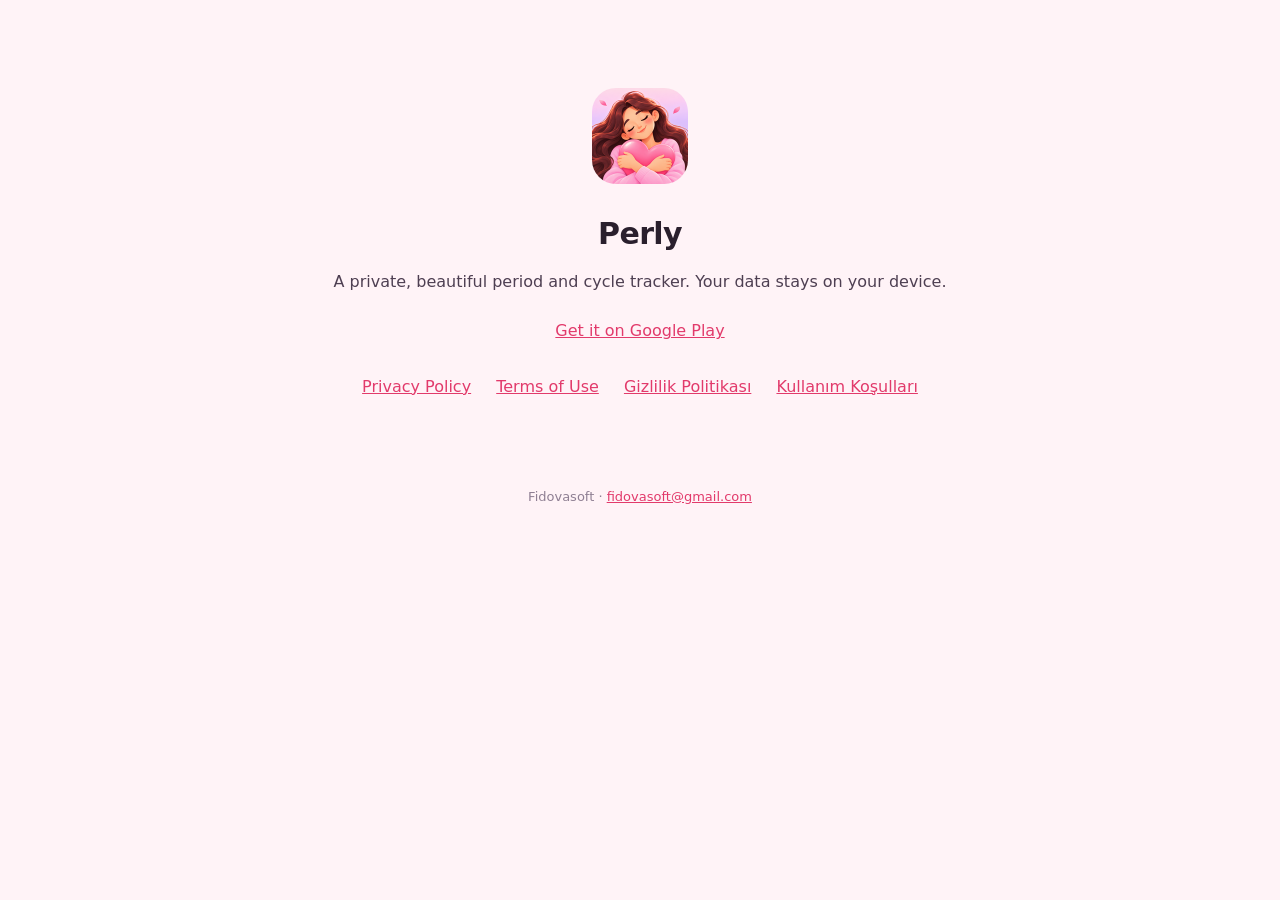
<file: index.html>
<!doctype html>
<html lang="en">
<head>
  <meta charset="utf-8" />
  <meta name="viewport" content="width=device-width, initial-scale=1" />
  <title>Perly Period Tracker</title>
  <meta name="description" content="Perly: a private, beautiful period and cycle tracker by Fidovasoft." />
  <link rel="stylesheet" href="style.css" />
  <link rel="icon" href="icon.png" />
</head>
<body>
<main>
  <section class="hero">
    <img src="icon.png" alt="Perly" />
    <h1>Perly</h1>
    <p>A private, beautiful period and cycle tracker. Your data stays on your device.</p>
    <p class="links">
      <a href="https://play.google.com/store/apps/details?id=com.fidovasoft.perly">Get it on Google Play</a>
    </p>
    <p class="links">
      <a href="privacy.html">Privacy Policy</a> <a href="terms.html">Terms of Use</a>
      <a href="tr/privacy.html">Gizlilik Politikası</a> <a href="tr/terms.html">Kullanım Koşulları</a>
    </p>
  </section>
  <footer style="text-align:center">Fidovasoft · <a href="mailto:fidovasoft@gmail.com">fidovasoft@gmail.com</a></footer>
</main>
</body>
</html>
</file>
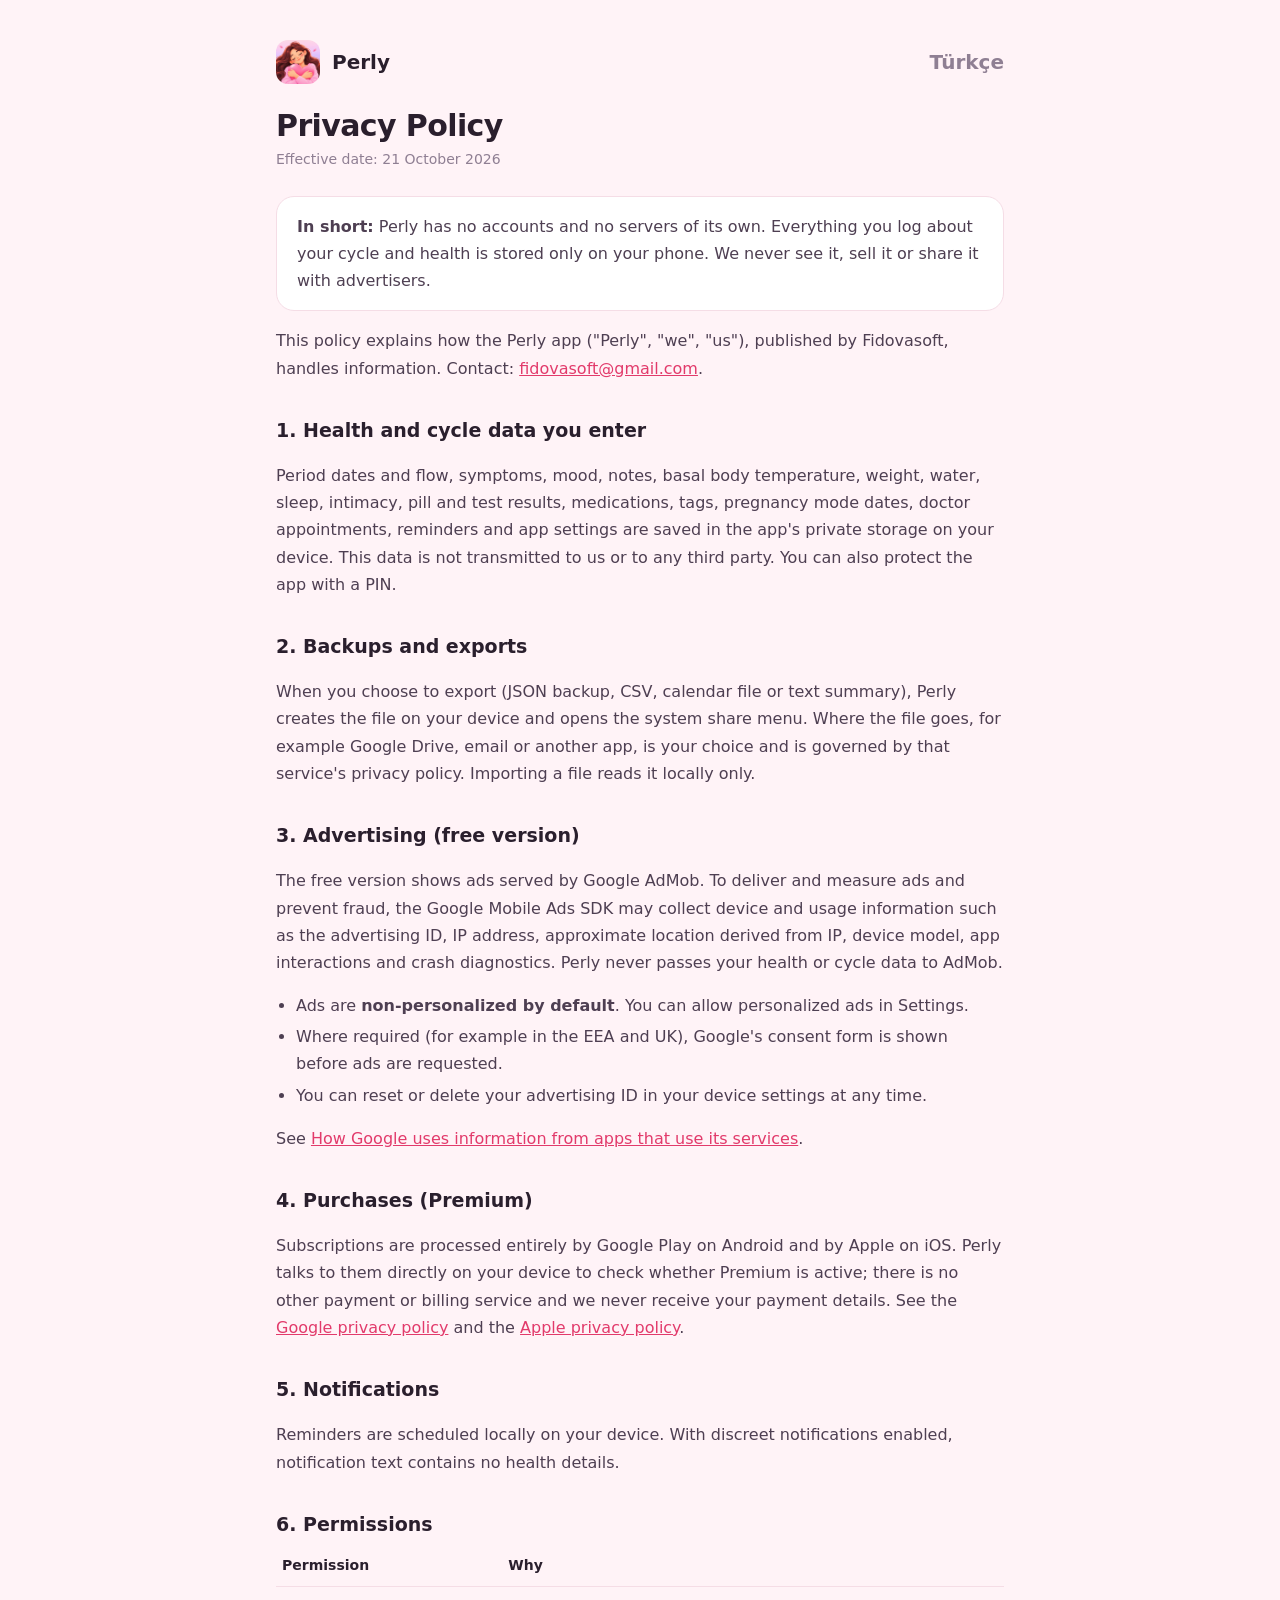
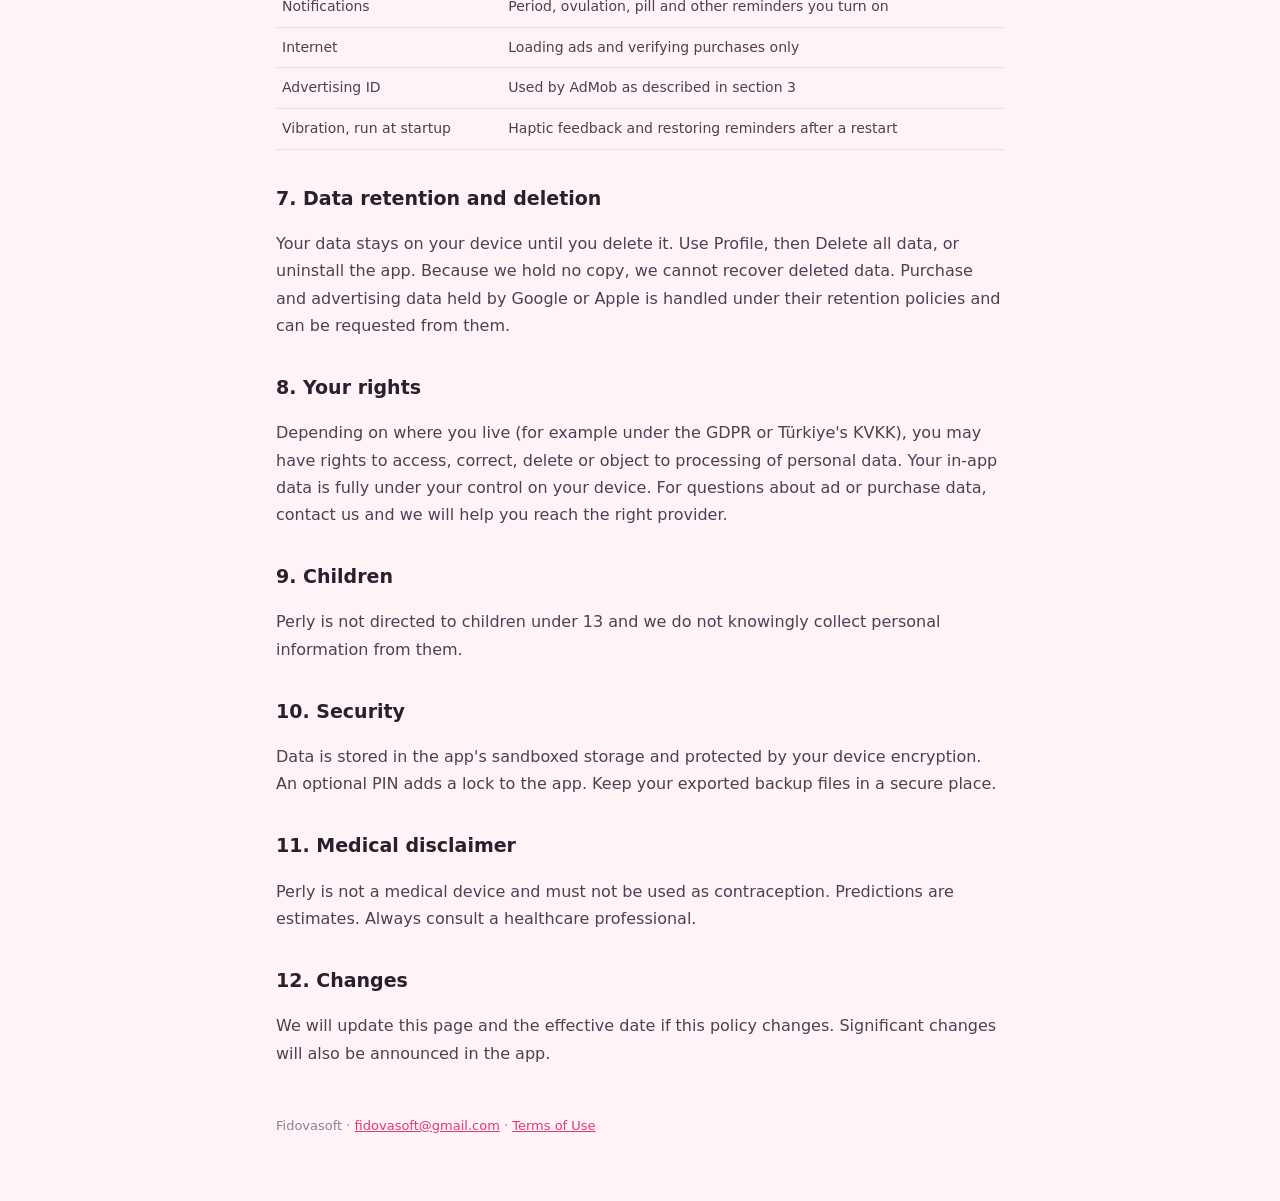
<file: privacy.html>
<!doctype html>
<html lang="en">
<head>
  <meta charset="utf-8" />
  <meta name="viewport" content="width=device-width, initial-scale=1" />
  <title>Perly Privacy Policy</title>
  <meta name="description" content="How Perly handles your data: your cycle data stays on your device." />
  <link rel="stylesheet" href="style.css" />
  <link rel="icon" href="icon.png" />
</head>
<body>
<main>
  <header><img src="icon.png" alt="" /><a href="index.html">Perly</a><nav class="lang"><a href="tr/privacy.html">Türkçe</a></nav></header>
  <h1>Privacy Policy</h1>
  <p class="meta">Effective date: 21 October 2026</p>

  <div class="card"><strong>In short:</strong> Perly has no accounts and no servers of its own. Everything you log about your cycle and health is stored only on your phone. We never see it, sell it or share it with advertisers.</div>

  <p>This policy explains how the Perly app ("Perly", "we", "us"), published by Fidovasoft, handles information. Contact: <a href="mailto:fidovasoft@gmail.com">fidovasoft@gmail.com</a>.</p>

  <h2>1. Health and cycle data you enter</h2>
  <p>Period dates and flow, symptoms, mood, notes, basal body temperature, weight, water, sleep, intimacy, pill and test results, medications, tags, pregnancy mode dates, doctor appointments, reminders and app settings are saved in the app's private storage on your device. This data is not transmitted to us or to any third party. You can also protect the app with a PIN.</p>

  <h2>2. Backups and exports</h2>
  <p>When you choose to export (JSON backup, CSV, calendar file or text summary), Perly creates the file on your device and opens the system share menu. Where the file goes, for example Google Drive, email or another app, is your choice and is governed by that service's privacy policy. Importing a file reads it locally only.</p>

  <h2>3. Advertising (free version)</h2>
  <p>The free version shows ads served by Google AdMob. To deliver and measure ads and prevent fraud, the Google Mobile Ads SDK may collect device and usage information such as the advertising ID, IP address, approximate location derived from IP, device model, app interactions and crash diagnostics. Perly never passes your health or cycle data to AdMob.</p>
  <ul>
    <li>Ads are <strong>non-personalized by default</strong>. You can allow personalized ads in Settings.</li>
    <li>Where required (for example in the EEA and UK), Google's consent form is shown before ads are requested.</li>
    <li>You can reset or delete your advertising ID in your device settings at any time.</li>
  </ul>
  <p>See <a href="https://policies.google.com/technologies/partner-sites">How Google uses information from apps that use its services</a>.</p>

  <h2>4. Purchases (Premium)</h2>
  <p>Subscriptions are processed entirely by Google Play on Android and by Apple on iOS. Perly talks to them directly on your device to check whether Premium is active; there is no other payment or billing service and we never receive your payment details. See the <a href="https://policies.google.com/privacy">Google privacy policy</a> and the <a href="https://www.apple.com/legal/privacy/">Apple privacy policy</a>.</p>

  <h2>5. Notifications</h2>
  <p>Reminders are scheduled locally on your device. With discreet notifications enabled, notification text contains no health details.</p>

  <h2>6. Permissions</h2>
  <table>
    <tr><th>Permission</th><th>Why</th></tr>
    <tr><td>Notifications</td><td>Period, ovulation, pill and other reminders you turn on</td></tr>
    <tr><td>Internet</td><td>Loading ads and verifying purchases only</td></tr>
    <tr><td>Advertising ID</td><td>Used by AdMob as described in section 3</td></tr>
    <tr><td>Vibration, run at startup</td><td>Haptic feedback and restoring reminders after a restart</td></tr>
  </table>

  <h2>7. Data retention and deletion</h2>
  <p>Your data stays on your device until you delete it. Use Profile, then Delete all data, or uninstall the app. Because we hold no copy, we cannot recover deleted data. Purchase and advertising data held by Google or Apple is handled under their retention policies and can be requested from them.</p>

  <h2>8. Your rights</h2>
  <p>Depending on where you live (for example under the GDPR or Türkiye's KVKK), you may have rights to access, correct, delete or object to processing of personal data. Your in-app data is fully under your control on your device. For questions about ad or purchase data, contact us and we will help you reach the right provider.</p>

  <h2>9. Children</h2>
  <p>Perly is not directed to children under 13 and we do not knowingly collect personal information from them.</p>

  <h2>10. Security</h2>
  <p>Data is stored in the app's sandboxed storage and protected by your device encryption. An optional PIN adds a lock to the app. Keep your exported backup files in a secure place.</p>

  <h2>11. Medical disclaimer</h2>
  <p>Perly is not a medical device and must not be used as contraception. Predictions are estimates. Always consult a healthcare professional.</p>

  <h2>12. Changes</h2>
  <p>We will update this page and the effective date if this policy changes. Significant changes will also be announced in the app.</p>

  <footer>Fidovasoft · <a href="mailto:fidovasoft@gmail.com">fidovasoft@gmail.com</a> · <a href="terms.html">Terms of Use</a></footer>
</main>
</body>
</html>
</file>
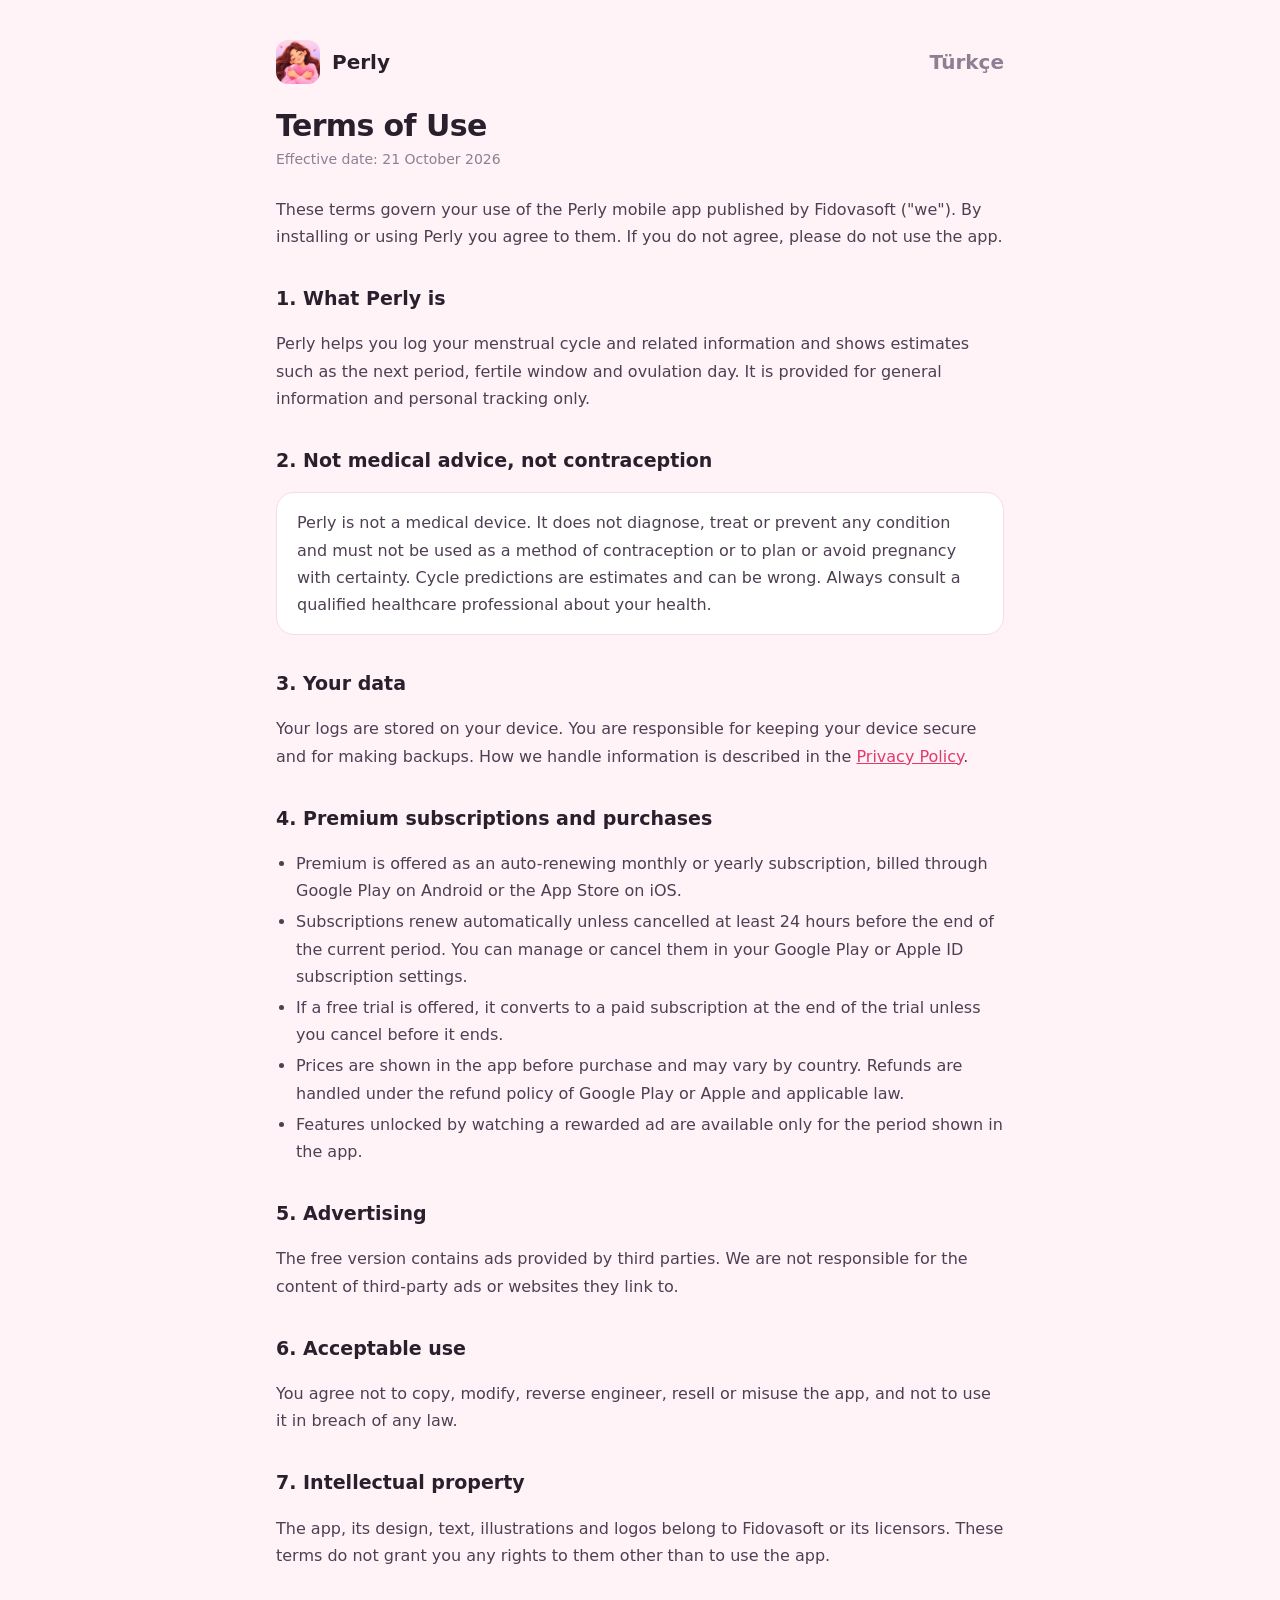
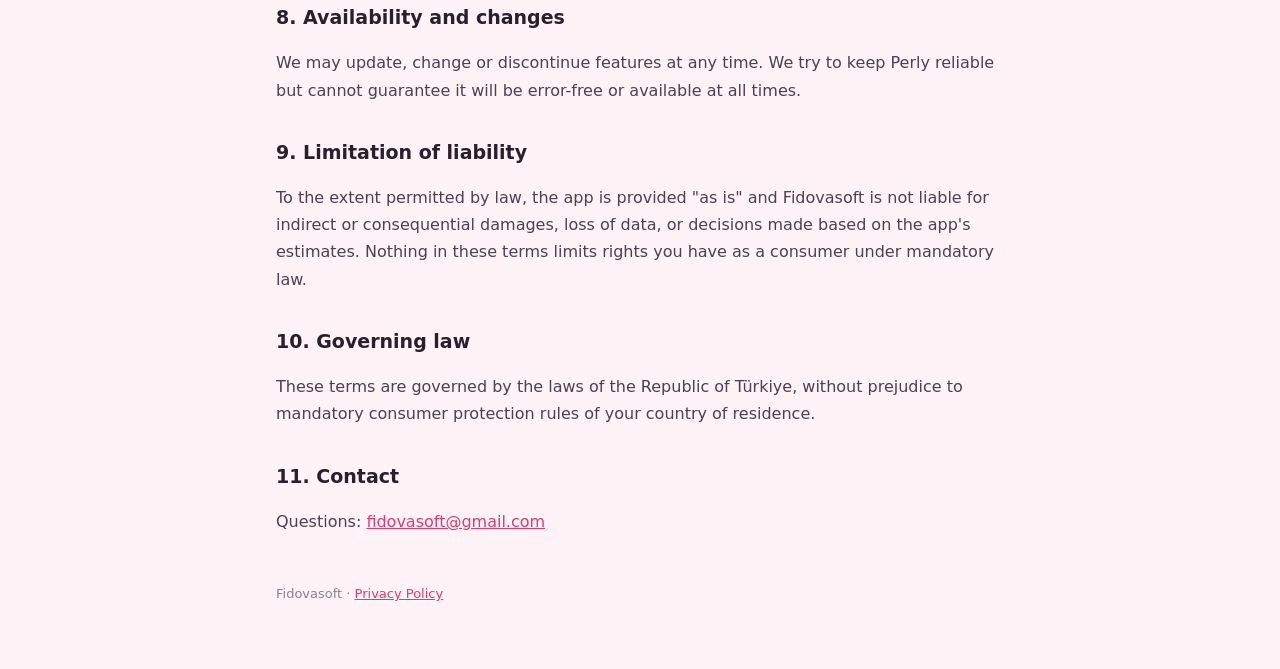
<file: terms.html>
<!doctype html>
<html lang="en">
<head>
  <meta charset="utf-8" />
  <meta name="viewport" content="width=device-width, initial-scale=1" />
  <title>Perly Terms of Use</title>
  <meta name="description" content="Terms of use for the Perly period tracker app." />
  <link rel="stylesheet" href="style.css" />
  <link rel="icon" href="icon.png" />
</head>
<body>
<main>
  <header><img src="icon.png" alt="" /><a href="index.html">Perly</a><nav class="lang"><a href="tr/terms.html">Türkçe</a></nav></header>
  <h1>Terms of Use</h1>
  <p class="meta">Effective date: 21 October 2026</p>

  <p>These terms govern your use of the Perly mobile app published by Fidovasoft ("we"). By installing or using Perly you agree to them. If you do not agree, please do not use the app.</p>

  <h2>1. What Perly is</h2>
  <p>Perly helps you log your menstrual cycle and related information and shows estimates such as the next period, fertile window and ovulation day. It is provided for general information and personal tracking only.</p>

  <h2>2. Not medical advice, not contraception</h2>
  <div class="card">Perly is not a medical device. It does not diagnose, treat or prevent any condition and must not be used as a method of contraception or to plan or avoid pregnancy with certainty. Cycle predictions are estimates and can be wrong. Always consult a qualified healthcare professional about your health.</div>

  <h2>3. Your data</h2>
  <p>Your logs are stored on your device. You are responsible for keeping your device secure and for making backups. How we handle information is described in the <a href="privacy.html">Privacy Policy</a>.</p>

  <h2>4. Premium subscriptions and purchases</h2>
  <ul>
    <li>Premium is offered as an auto-renewing monthly or yearly subscription, billed through Google Play on Android or the App Store on iOS.</li>
    <li>Subscriptions renew automatically unless cancelled at least 24 hours before the end of the current period. You can manage or cancel them in your Google Play or Apple ID subscription settings.</li>
    <li>If a free trial is offered, it converts to a paid subscription at the end of the trial unless you cancel before it ends.</li>
    <li>Prices are shown in the app before purchase and may vary by country. Refunds are handled under the refund policy of Google Play or Apple and applicable law.</li>
    <li>Features unlocked by watching a rewarded ad are available only for the period shown in the app.</li>
  </ul>

  <h2>5. Advertising</h2>
  <p>The free version contains ads provided by third parties. We are not responsible for the content of third-party ads or websites they link to.</p>

  <h2>6. Acceptable use</h2>
  <p>You agree not to copy, modify, reverse engineer, resell or misuse the app, and not to use it in breach of any law.</p>

  <h2>7. Intellectual property</h2>
  <p>The app, its design, text, illustrations and logos belong to Fidovasoft or its licensors. These terms do not grant you any rights to them other than to use the app.</p>

  <h2>8. Availability and changes</h2>
  <p>We may update, change or discontinue features at any time. We try to keep Perly reliable but cannot guarantee it will be error-free or available at all times.</p>

  <h2>9. Limitation of liability</h2>
  <p>To the extent permitted by law, the app is provided "as is" and Fidovasoft is not liable for indirect or consequential damages, loss of data, or decisions made based on the app's estimates. Nothing in these terms limits rights you have as a consumer under mandatory law.</p>

  <h2>10. Governing law</h2>
  <p>These terms are governed by the laws of the Republic of Türkiye, without prejudice to mandatory consumer protection rules of your country of residence.</p>

  <h2>11. Contact</h2>
  <p>Questions: <a href="mailto:fidovasoft@gmail.com">fidovasoft@gmail.com</a></p>

  <footer>Fidovasoft · <a href="privacy.html">Privacy Policy</a></footer>
</main>
</body>
</html>
</file>
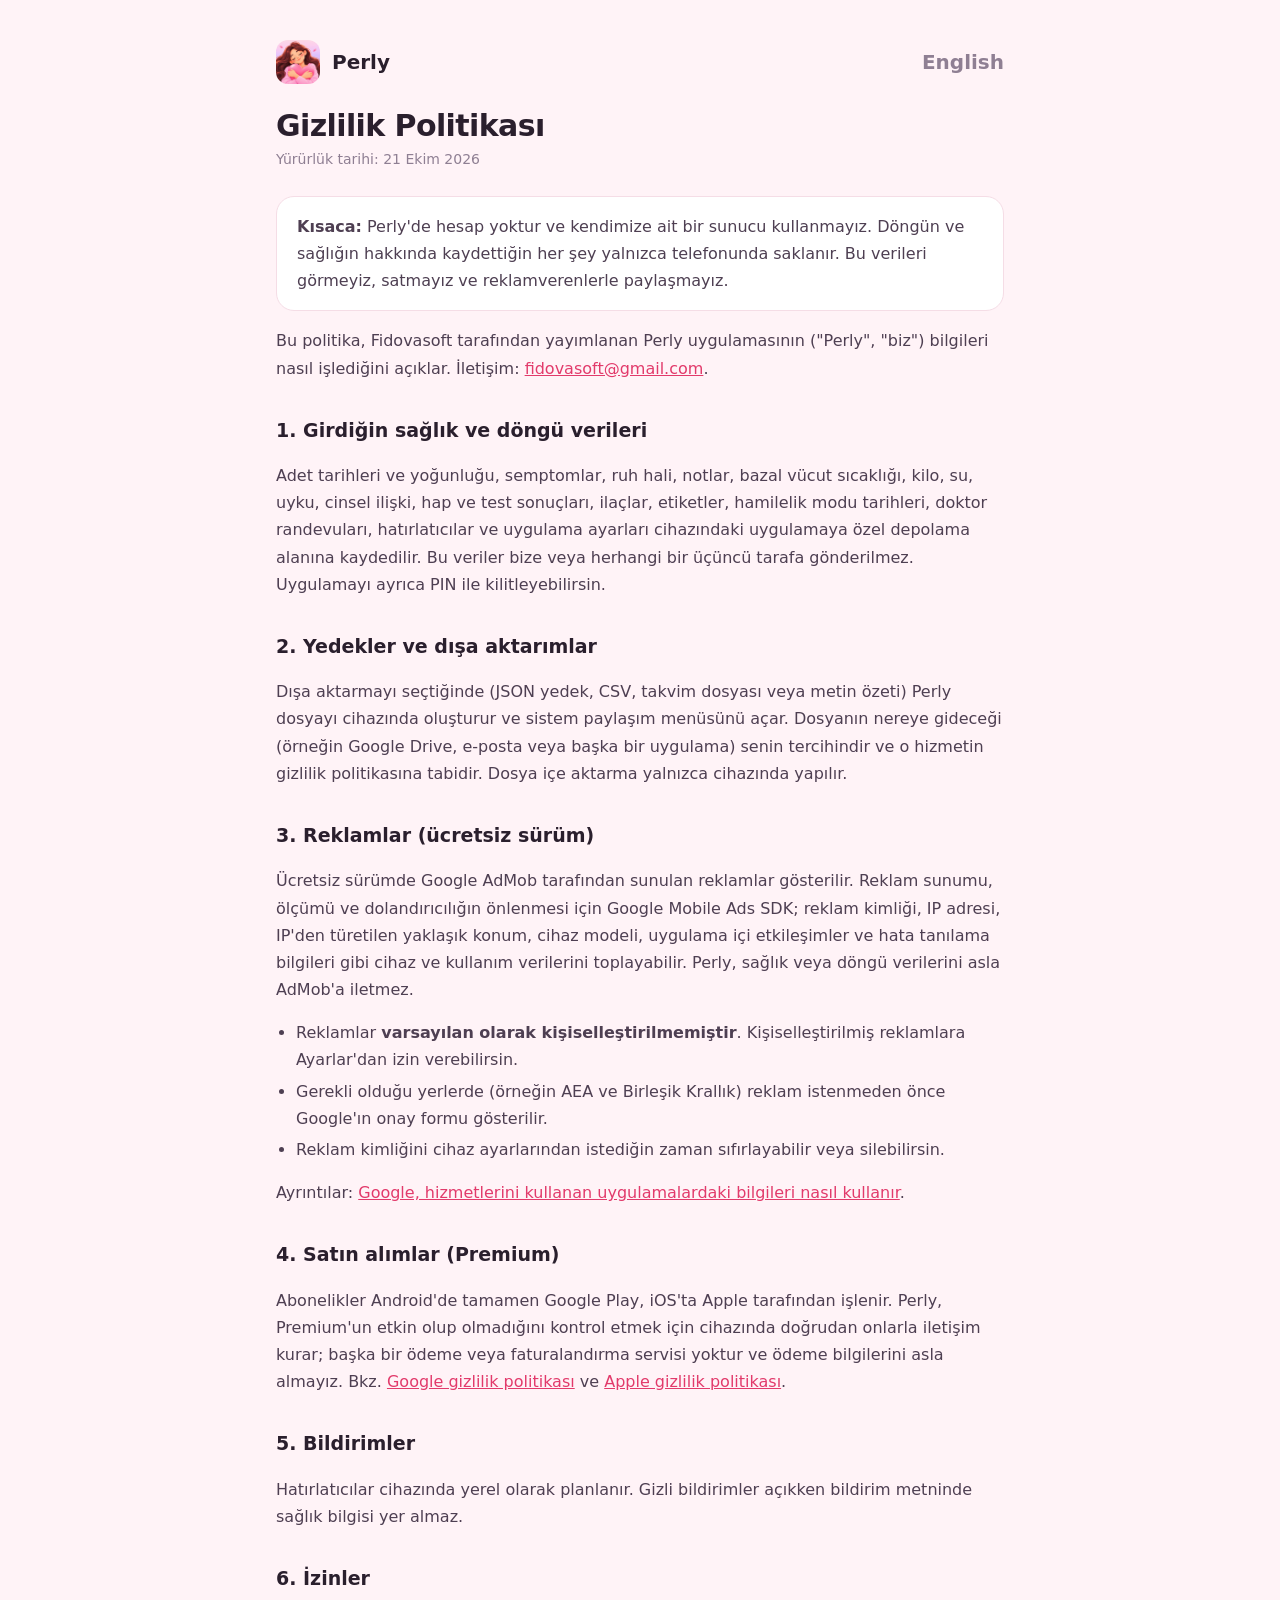
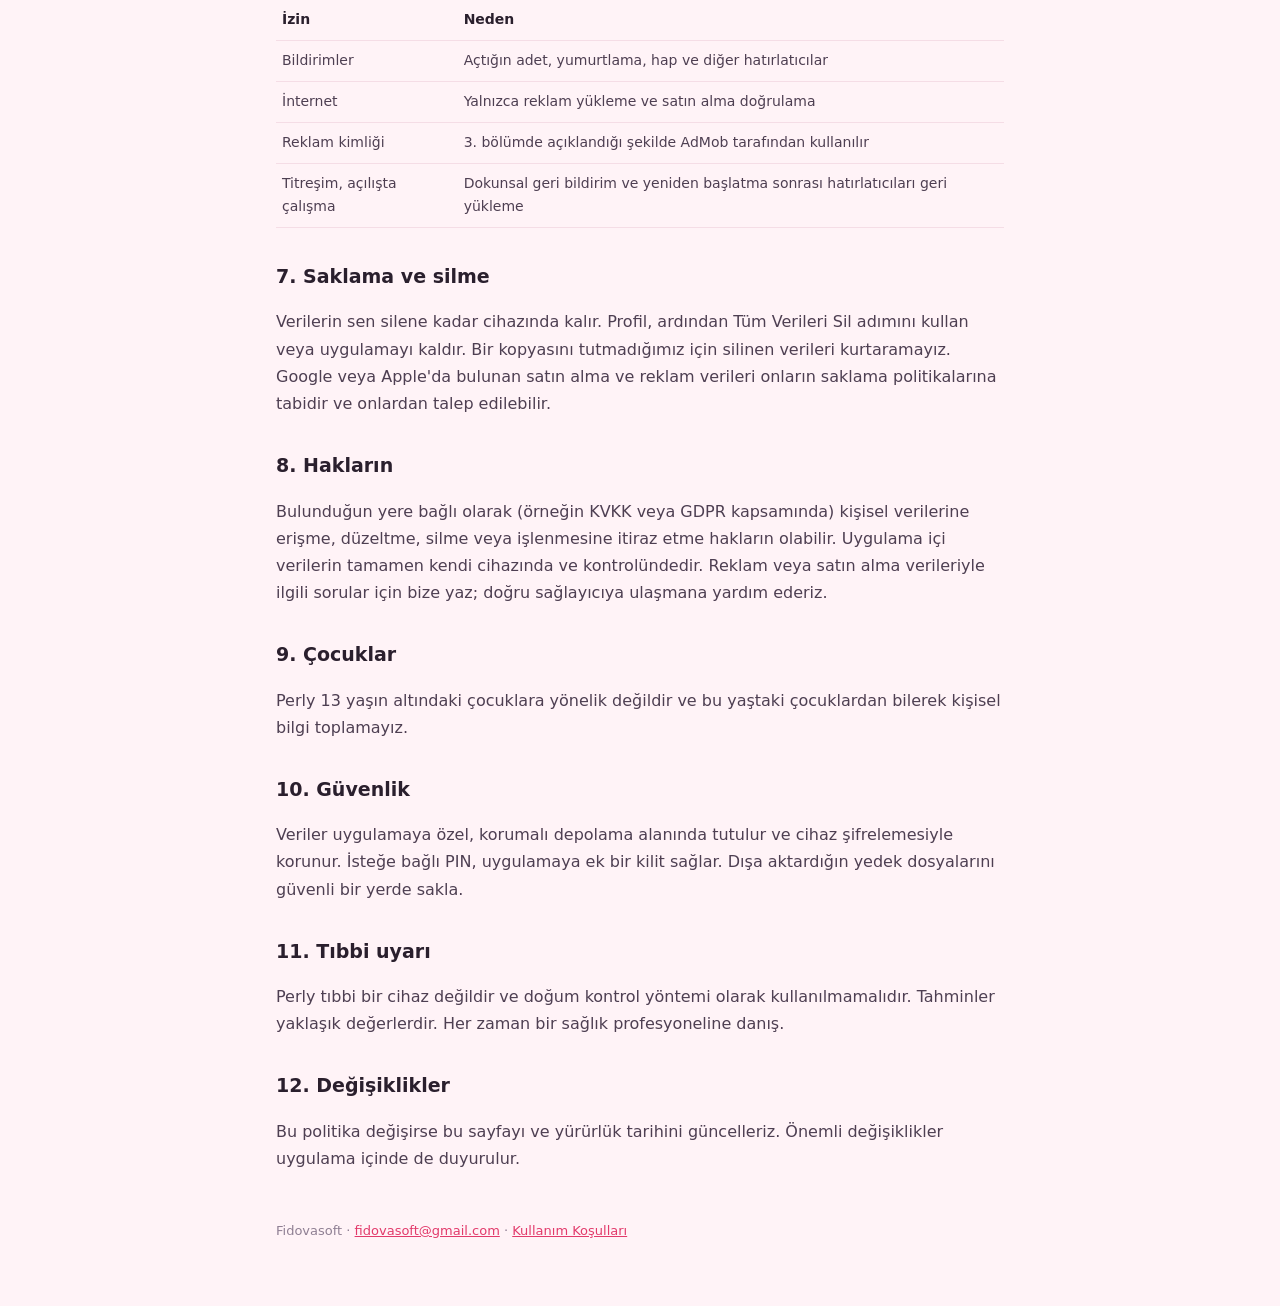
<file: tr/privacy.html>
<!doctype html>
<html lang="tr">
<head>
  <meta charset="utf-8" />
  <meta name="viewport" content="width=device-width, initial-scale=1" />
  <title>Perly Gizlilik Politikası</title>
  <meta name="description" content="Perly verilerini nasıl işler: döngü verilerin cihazında kalır." />
  <link rel="stylesheet" href="../style.css" />
  <link rel="icon" href="../icon.png" />
</head>
<body>
<main>
  <header><img src="../icon.png" alt="" /><a href="../index.html">Perly</a><nav class="lang"><a href="../privacy.html">English</a></nav></header>
  <h1>Gizlilik Politikası</h1>
  <p class="meta">Yürürlük tarihi: 21 Ekim 2026</p>

  <div class="card"><strong>Kısaca:</strong> Perly'de hesap yoktur ve kendimize ait bir sunucu kullanmayız. Döngün ve sağlığın hakkında kaydettiğin her şey yalnızca telefonunda saklanır. Bu verileri görmeyiz, satmayız ve reklamverenlerle paylaşmayız.</div>

  <p>Bu politika, Fidovasoft tarafından yayımlanan Perly uygulamasının ("Perly", "biz") bilgileri nasıl işlediğini açıklar. İletişim: <a href="mailto:fidovasoft@gmail.com">fidovasoft@gmail.com</a>.</p>

  <h2>1. Girdiğin sağlık ve döngü verileri</h2>
  <p>Adet tarihleri ve yoğunluğu, semptomlar, ruh hali, notlar, bazal vücut sıcaklığı, kilo, su, uyku, cinsel ilişki, hap ve test sonuçları, ilaçlar, etiketler, hamilelik modu tarihleri, doktor randevuları, hatırlatıcılar ve uygulama ayarları cihazındaki uygulamaya özel depolama alanına kaydedilir. Bu veriler bize veya herhangi bir üçüncü tarafa gönderilmez. Uygulamayı ayrıca PIN ile kilitleyebilirsin.</p>

  <h2>2. Yedekler ve dışa aktarımlar</h2>
  <p>Dışa aktarmayı seçtiğinde (JSON yedek, CSV, takvim dosyası veya metin özeti) Perly dosyayı cihazında oluşturur ve sistem paylaşım menüsünü açar. Dosyanın nereye gideceği (örneğin Google Drive, e-posta veya başka bir uygulama) senin tercihindir ve o hizmetin gizlilik politikasına tabidir. Dosya içe aktarma yalnızca cihazında yapılır.</p>

  <h2>3. Reklamlar (ücretsiz sürüm)</h2>
  <p>Ücretsiz sürümde Google AdMob tarafından sunulan reklamlar gösterilir. Reklam sunumu, ölçümü ve dolandırıcılığın önlenmesi için Google Mobile Ads SDK; reklam kimliği, IP adresi, IP'den türetilen yaklaşık konum, cihaz modeli, uygulama içi etkileşimler ve hata tanılama bilgileri gibi cihaz ve kullanım verilerini toplayabilir. Perly, sağlık veya döngü verilerini asla AdMob'a iletmez.</p>
  <ul>
    <li>Reklamlar <strong>varsayılan olarak kişiselleştirilmemiştir</strong>. Kişiselleştirilmiş reklamlara Ayarlar'dan izin verebilirsin.</li>
    <li>Gerekli olduğu yerlerde (örneğin AEA ve Birleşik Krallık) reklam istenmeden önce Google'ın onay formu gösterilir.</li>
    <li>Reklam kimliğini cihaz ayarlarından istediğin zaman sıfırlayabilir veya silebilirsin.</li>
  </ul>
  <p>Ayrıntılar: <a href="https://policies.google.com/technologies/partner-sites?hl=tr">Google, hizmetlerini kullanan uygulamalardaki bilgileri nasıl kullanır</a>.</p>

  <h2>4. Satın alımlar (Premium)</h2>
  <p>Abonelikler Android'de tamamen Google Play, iOS'ta Apple tarafından işlenir. Perly, Premium'un etkin olup olmadığını kontrol etmek için cihazında doğrudan onlarla iletişim kurar; başka bir ödeme veya faturalandırma servisi yoktur ve ödeme bilgilerini asla almayız. Bkz. <a href="https://policies.google.com/privacy?hl=tr">Google gizlilik politikası</a> ve <a href="https://www.apple.com/tr/legal/privacy/">Apple gizlilik politikası</a>.</p>

  <h2>5. Bildirimler</h2>
  <p>Hatırlatıcılar cihazında yerel olarak planlanır. Gizli bildirimler açıkken bildirim metninde sağlık bilgisi yer almaz.</p>

  <h2>6. İzinler</h2>
  <table>
    <tr><th>İzin</th><th>Neden</th></tr>
    <tr><td>Bildirimler</td><td>Açtığın adet, yumurtlama, hap ve diğer hatırlatıcılar</td></tr>
    <tr><td>İnternet</td><td>Yalnızca reklam yükleme ve satın alma doğrulama</td></tr>
    <tr><td>Reklam kimliği</td><td>3. bölümde açıklandığı şekilde AdMob tarafından kullanılır</td></tr>
    <tr><td>Titreşim, açılışta çalışma</td><td>Dokunsal geri bildirim ve yeniden başlatma sonrası hatırlatıcıları geri yükleme</td></tr>
  </table>

  <h2>7. Saklama ve silme</h2>
  <p>Verilerin sen silene kadar cihazında kalır. Profil, ardından Tüm Verileri Sil adımını kullan veya uygulamayı kaldır. Bir kopyasını tutmadığımız için silinen verileri kurtaramayız. Google veya Apple'da bulunan satın alma ve reklam verileri onların saklama politikalarına tabidir ve onlardan talep edilebilir.</p>

  <h2>8. Hakların</h2>
  <p>Bulunduğun yere bağlı olarak (örneğin KVKK veya GDPR kapsamında) kişisel verilerine erişme, düzeltme, silme veya işlenmesine itiraz etme hakların olabilir. Uygulama içi verilerin tamamen kendi cihazında ve kontrolündedir. Reklam veya satın alma verileriyle ilgili sorular için bize yaz; doğru sağlayıcıya ulaşmana yardım ederiz.</p>

  <h2>9. Çocuklar</h2>
  <p>Perly 13 yaşın altındaki çocuklara yönelik değildir ve bu yaştaki çocuklardan bilerek kişisel bilgi toplamayız.</p>

  <h2>10. Güvenlik</h2>
  <p>Veriler uygulamaya özel, korumalı depolama alanında tutulur ve cihaz şifrelemesiyle korunur. İsteğe bağlı PIN, uygulamaya ek bir kilit sağlar. Dışa aktardığın yedek dosyalarını güvenli bir yerde sakla.</p>

  <h2>11. Tıbbi uyarı</h2>
  <p>Perly tıbbi bir cihaz değildir ve doğum kontrol yöntemi olarak kullanılmamalıdır. Tahminler yaklaşık değerlerdir. Her zaman bir sağlık profesyoneline danış.</p>

  <h2>12. Değişiklikler</h2>
  <p>Bu politika değişirse bu sayfayı ve yürürlük tarihini güncelleriz. Önemli değişiklikler uygulama içinde de duyurulur.</p>

  <footer>Fidovasoft · <a href="mailto:fidovasoft@gmail.com">fidovasoft@gmail.com</a> · <a href="terms.html">Kullanım Koşulları</a></footer>
</main>
</body>
</html>
</file>
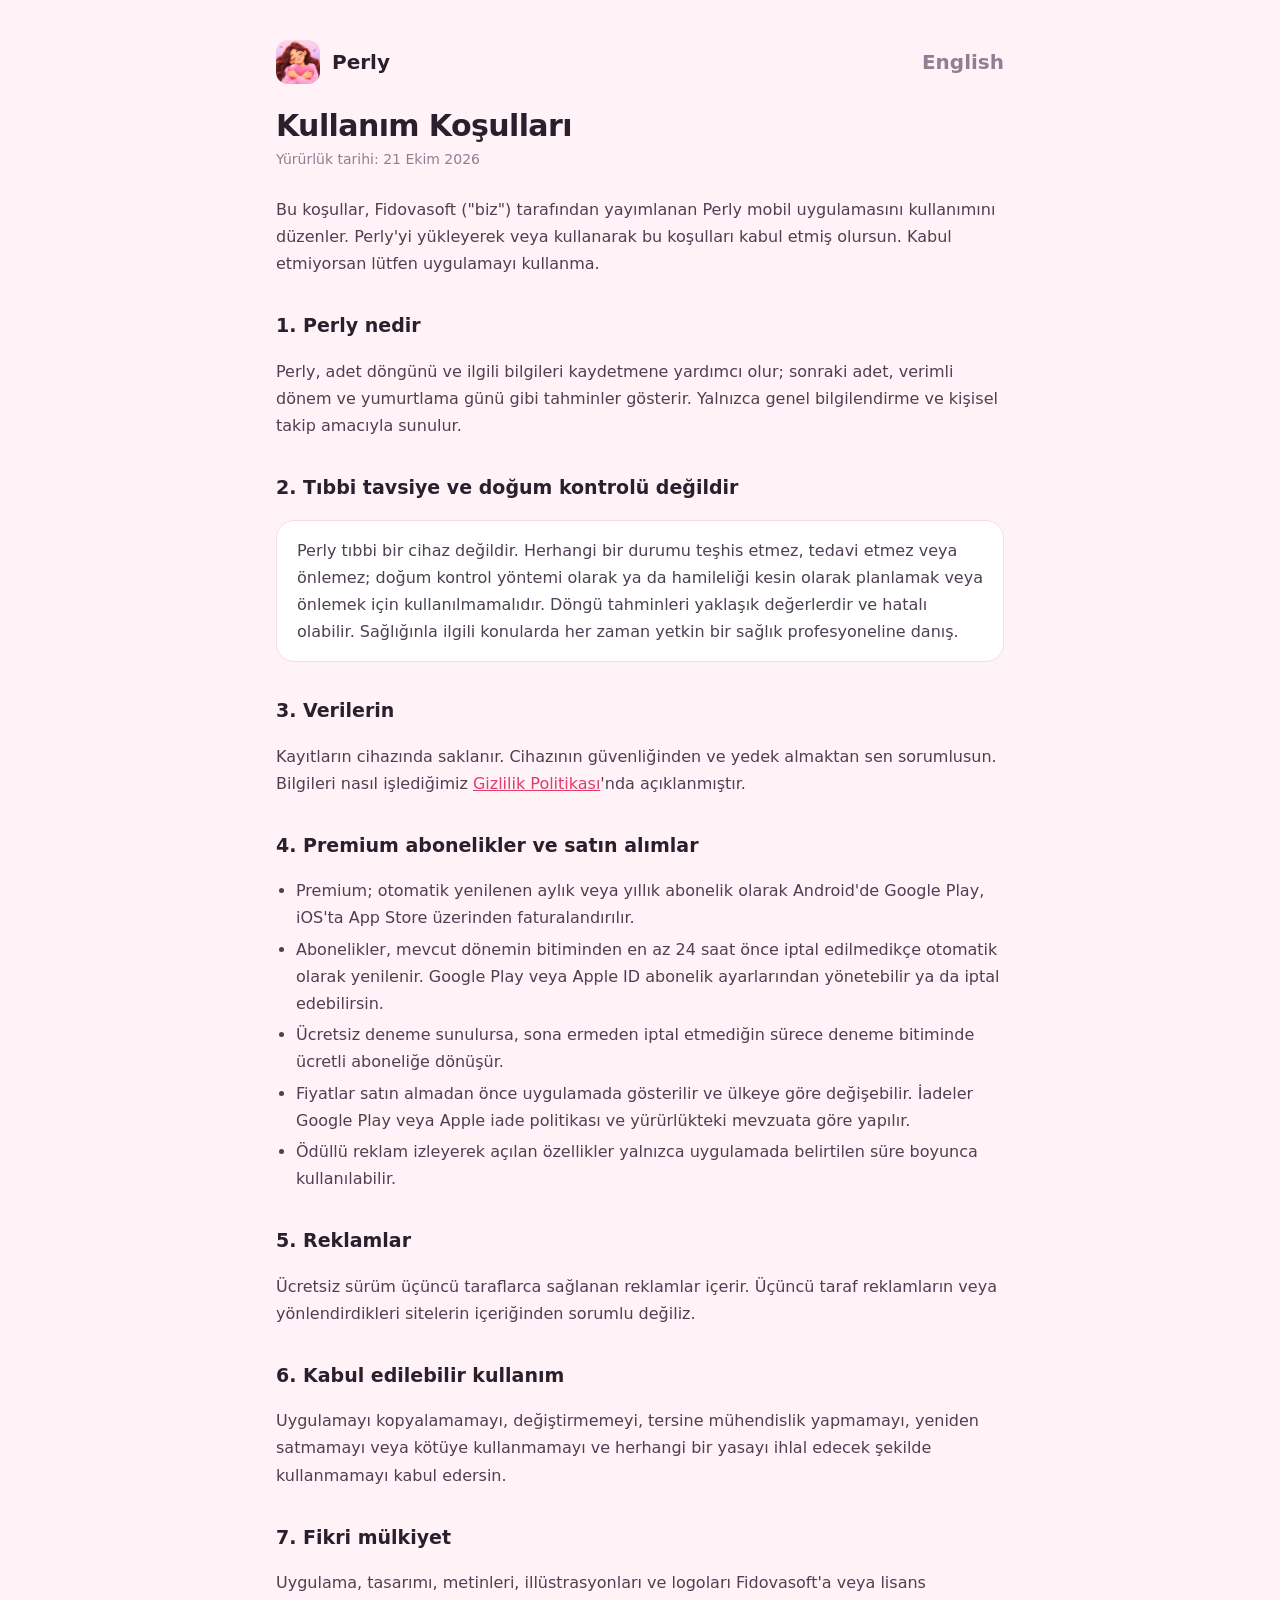
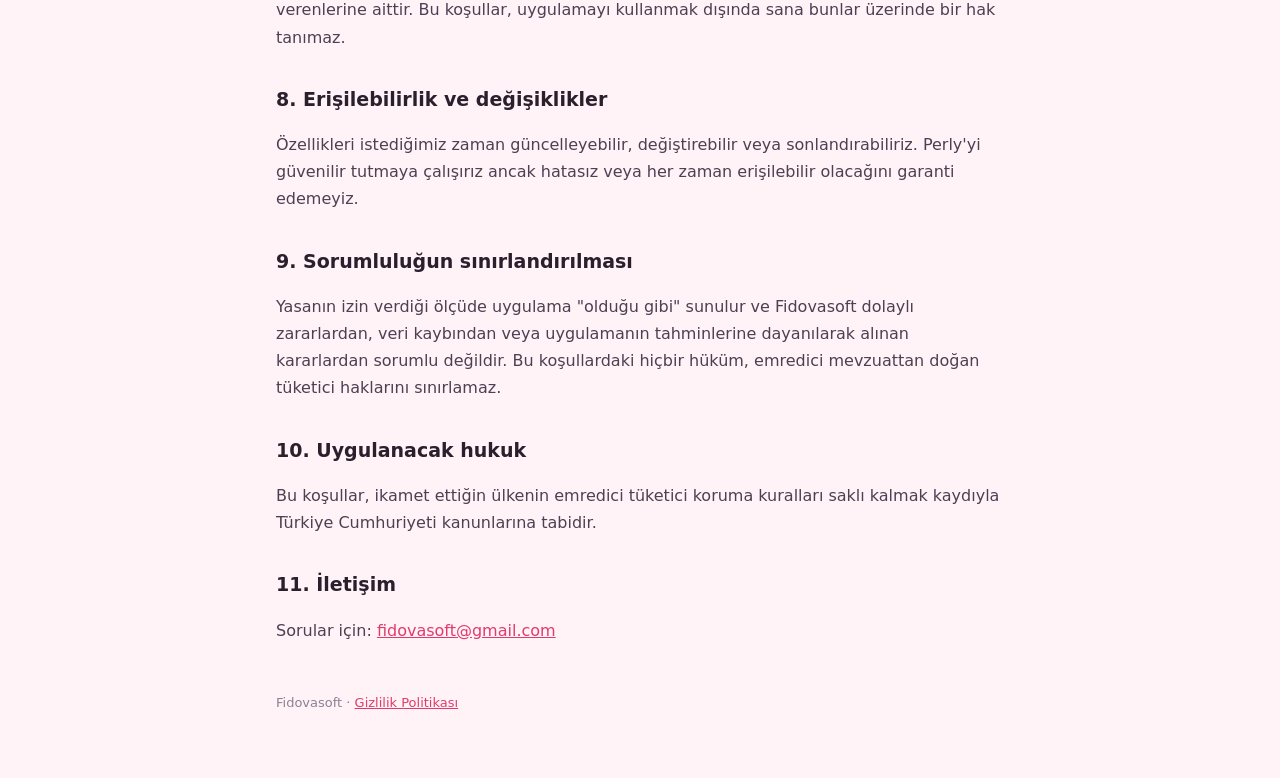
<file: tr/terms.html>
<!doctype html>
<html lang="tr">
<head>
  <meta charset="utf-8" />
  <meta name="viewport" content="width=device-width, initial-scale=1" />
  <title>Perly Kullanım Koşulları</title>
  <meta name="description" content="Perly regl takip uygulaması kullanım koşulları." />
  <link rel="stylesheet" href="../style.css" />
  <link rel="icon" href="../icon.png" />
</head>
<body>
<main>
  <header><img src="../icon.png" alt="" /><a href="../index.html">Perly</a><nav class="lang"><a href="../terms.html">English</a></nav></header>
  <h1>Kullanım Koşulları</h1>
  <p class="meta">Yürürlük tarihi: 21 Ekim 2026</p>

  <p>Bu koşullar, Fidovasoft ("biz") tarafından yayımlanan Perly mobil uygulamasını kullanımını düzenler. Perly'yi yükleyerek veya kullanarak bu koşulları kabul etmiş olursun. Kabul etmiyorsan lütfen uygulamayı kullanma.</p>

  <h2>1. Perly nedir</h2>
  <p>Perly, adet döngünü ve ilgili bilgileri kaydetmene yardımcı olur; sonraki adet, verimli dönem ve yumurtlama günü gibi tahminler gösterir. Yalnızca genel bilgilendirme ve kişisel takip amacıyla sunulur.</p>

  <h2>2. Tıbbi tavsiye ve doğum kontrolü değildir</h2>
  <div class="card">Perly tıbbi bir cihaz değildir. Herhangi bir durumu teşhis etmez, tedavi etmez veya önlemez; doğum kontrol yöntemi olarak ya da hamileliği kesin olarak planlamak veya önlemek için kullanılmamalıdır. Döngü tahminleri yaklaşık değerlerdir ve hatalı olabilir. Sağlığınla ilgili konularda her zaman yetkin bir sağlık profesyoneline danış.</div>

  <h2>3. Verilerin</h2>
  <p>Kayıtların cihazında saklanır. Cihazının güvenliğinden ve yedek almaktan sen sorumlusun. Bilgileri nasıl işlediğimiz <a href="privacy.html">Gizlilik Politikası</a>'nda açıklanmıştır.</p>

  <h2>4. Premium abonelikler ve satın alımlar</h2>
  <ul>
    <li>Premium; otomatik yenilenen aylık veya yıllık abonelik olarak Android'de Google Play, iOS'ta App Store üzerinden faturalandırılır.</li>
    <li>Abonelikler, mevcut dönemin bitiminden en az 24 saat önce iptal edilmedikçe otomatik olarak yenilenir. Google Play veya Apple ID abonelik ayarlarından yönetebilir ya da iptal edebilirsin.</li>
    <li>Ücretsiz deneme sunulursa, sona ermeden iptal etmediğin sürece deneme bitiminde ücretli aboneliğe dönüşür.</li>
    <li>Fiyatlar satın almadan önce uygulamada gösterilir ve ülkeye göre değişebilir. İadeler Google Play veya Apple iade politikası ve yürürlükteki mevzuata göre yapılır.</li>
    <li>Ödüllü reklam izleyerek açılan özellikler yalnızca uygulamada belirtilen süre boyunca kullanılabilir.</li>
  </ul>

  <h2>5. Reklamlar</h2>
  <p>Ücretsiz sürüm üçüncü taraflarca sağlanan reklamlar içerir. Üçüncü taraf reklamların veya yönlendirdikleri sitelerin içeriğinden sorumlu değiliz.</p>

  <h2>6. Kabul edilebilir kullanım</h2>
  <p>Uygulamayı kopyalamamayı, değiştirmemeyi, tersine mühendislik yapmamayı, yeniden satmamayı veya kötüye kullanmamayı ve herhangi bir yasayı ihlal edecek şekilde kullanmamayı kabul edersin.</p>

  <h2>7. Fikri mülkiyet</h2>
  <p>Uygulama, tasarımı, metinleri, illüstrasyonları ve logoları Fidovasoft'a veya lisans verenlerine aittir. Bu koşullar, uygulamayı kullanmak dışında sana bunlar üzerinde bir hak tanımaz.</p>

  <h2>8. Erişilebilirlik ve değişiklikler</h2>
  <p>Özellikleri istediğimiz zaman güncelleyebilir, değiştirebilir veya sonlandırabiliriz. Perly'yi güvenilir tutmaya çalışırız ancak hatasız veya her zaman erişilebilir olacağını garanti edemeyiz.</p>

  <h2>9. Sorumluluğun sınırlandırılması</h2>
  <p>Yasanın izin verdiği ölçüde uygulama "olduğu gibi" sunulur ve Fidovasoft dolaylı zararlardan, veri kaybından veya uygulamanın tahminlerine dayanılarak alınan kararlardan sorumlu değildir. Bu koşullardaki hiçbir hüküm, emredici mevzuattan doğan tüketici haklarını sınırlamaz.</p>

  <h2>10. Uygulanacak hukuk</h2>
  <p>Bu koşullar, ikamet ettiğin ülkenin emredici tüketici koruma kuralları saklı kalmak kaydıyla Türkiye Cumhuriyeti kanunlarına tabidir.</p>

  <h2>11. İletişim</h2>
  <p>Sorular için: <a href="mailto:fidovasoft@gmail.com">fidovasoft@gmail.com</a></p>

  <footer>Fidovasoft · <a href="privacy.html">Gizlilik Politikası</a></footer>
</main>
</body>
</html>
</file>
<file: style.css>
:root {
  --bg: #fff3f7; --surface: #ffffff; --ink: #2a1f2d; --ink-2: #4e3f52; --muted: #8f7f93; --line: #f5dde6;
  --primary: #e23a6b; --accent: #8b7cf6;
  color-scheme: light dark;
}
@media (prefers-color-scheme: dark) {
  :root { --bg: #15101a; --surface: #1f1826; --ink: #f6eff7; --ink-2: #d9ccdc; --muted: #a697ab; --line: #352a3d; --primary: #f66a94; }
}
* { box-sizing: border-box; }
body { margin: 0; background: var(--bg); color: var(--ink-2); font: 16px/1.7 system-ui, -apple-system, "Segoe UI", Roboto, sans-serif; }
main { max-width: 760px; margin: 0 auto; padding: 40px 16px 64px; }
header { display: flex; align-items: center; gap: 12px; margin-bottom: 8px; }
header img { width: 44px; height: 44px; border-radius: 12px; }
header a { color: var(--ink); font-weight: 800; font-size: 20px; text-decoration: none; }
nav.lang { margin-left: auto; font-size: 14px; }
nav.lang a { color: var(--muted); }
h1 { color: var(--ink); font-size: 30px; line-height: 1.2; margin: 24px 0 4px; letter-spacing: -0.02em; }
h2 { color: var(--ink); font-size: 19px; margin: 32px 0 6px; }
.meta { color: var(--muted); font-size: 14px; margin: 0 0 24px; }
.card { background: var(--surface); border: 1px solid var(--line); border-radius: 18px; padding: 16px 20px; margin: 16px 0; }
a { color: var(--primary); }
ul { padding-left: 20px; }
li { margin: 4px 0; }
table { width: 100%; border-collapse: collapse; font-size: 14px; }
th, td { text-align: left; padding: 8px 6px; border-bottom: 1px solid var(--line); vertical-align: top; }
th { color: var(--ink); }
footer { margin-top: 48px; color: var(--muted); font-size: 13px; }
.hero { text-align: center; padding: 48px 0 16px; }
.hero img { width: 96px; height: 96px; border-radius: 24px; }
.links a { display: inline-block; margin: 6px 10px; }
</file>
